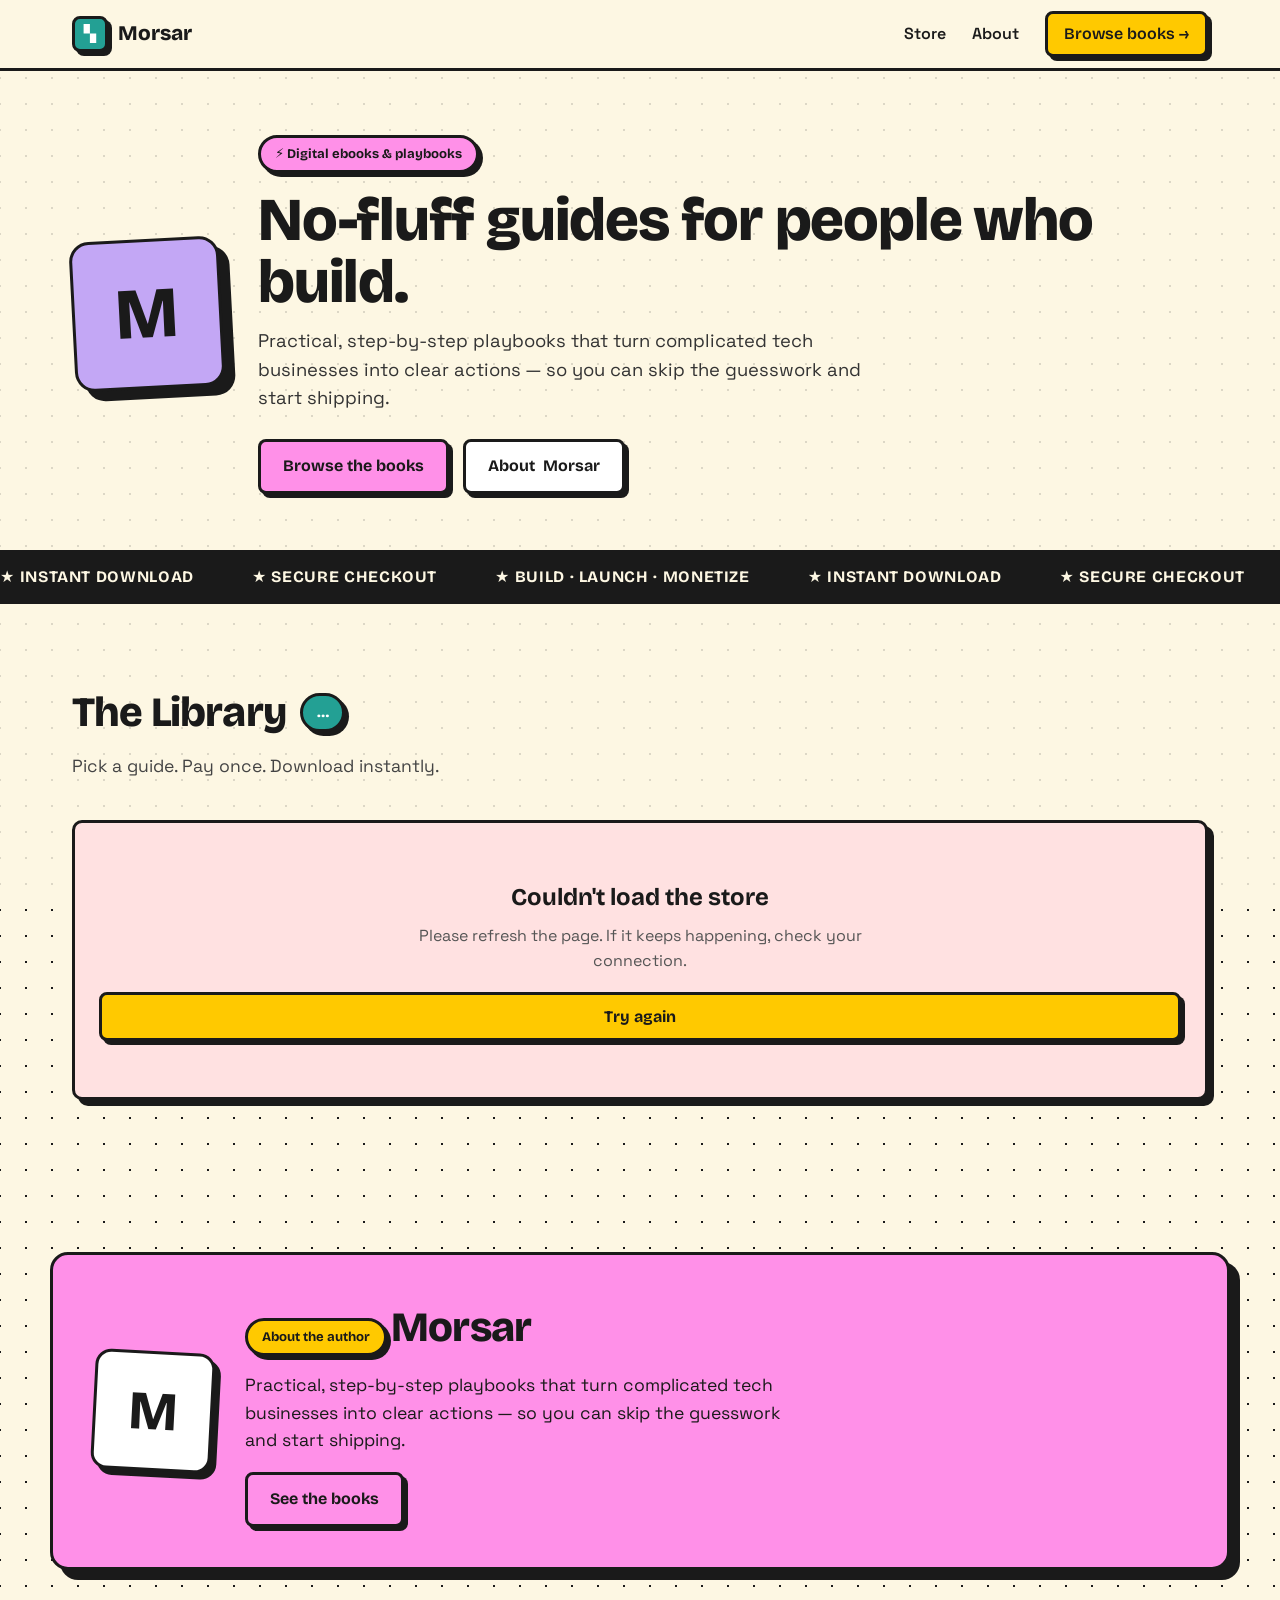
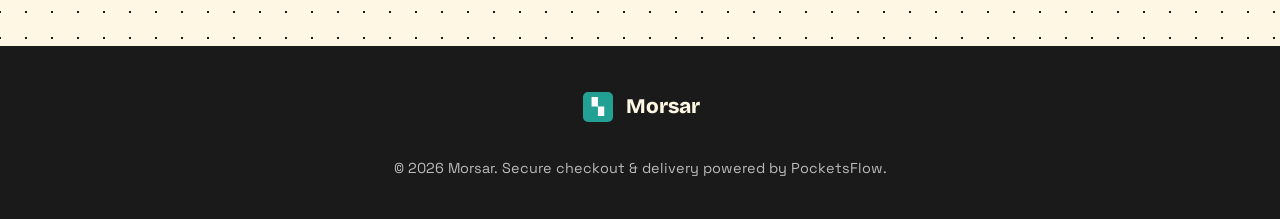
<file: index.html>
<!DOCTYPE html>
<html lang="en">
<head>
  <meta charset="UTF-8" />
  <meta name="viewport" content="width=device-width, initial-scale=1.0" />
  <title>Morsar — No-fluff guides for people who build</title>
  <meta name="description" content="Practical, step-by-step ebooks and playbooks for builders, founders and creators. Buy instantly, download now." />
  <meta property="og:title" content="Morsar — Digital guides for builders" />
  <meta property="og:description" content="No-fluff playbooks that turn complicated tech businesses into clear actions." />
  <meta property="og:type" content="website" />
  <link rel="preconnect" href="https://fonts.googleapis.com" />
  <link rel="preconnect" href="https://fonts.gstatic.com" crossorigin />
  <link href="https://fonts.googleapis.com/css2?family=Bricolage+Grotesque:opsz,wght@12..96,600;12..96,700;12..96,800&family=Space+Grotesk:wght@400;500;600;700&display=swap" rel="stylesheet" />
  <link rel="stylesheet" href="styles.css" />
</head>
<body>

  <!-- ============ HEADER ============ -->
  <header class="site-header">
    <div class="container header-inner">
      <a href="#top" class="logo">
        <span class="logo-mark">▚</span>
        <span data-brand>Morsar</span>
      </a>
      <nav class="nav" data-nav>
        <a href="#store">Store</a>
        <a href="#about">About</a>
        <a href="#store" class="nav-cta">Browse books →</a>
      </nav>
      <button class="nav-toggle" data-nav-toggle aria-label="Menu">
        <span></span><span></span><span></span>
      </button>
    </div>
  </header>

  <span id="top"></span>

  <!-- ============ HERO / PROFILE ============ -->
  <section class="hero">
    <div class="container hero-inner">
      <div class="avatar"><span data-avatar-initial>M</span></div>
      <div class="hero-text">
        <span class="badge badge-pink">⚡ Digital ebooks &amp; playbooks</span>
        <h1 data-headline>No-fluff guides for people who build.</h1>
        <p data-tagline>Practical, step-by-step playbooks that turn complicated tech businesses into clear actions.</p>
        <div class="hero-actions">
          <a href="#store" class="btn btn-primary">Browse the books</a>
          <a href="#about" class="btn btn-outline">About <span data-brand>Morsar</span></a>
        </div>
      </div>
    </div>
    <div class="marquee">
      <div class="marquee-track">
        <span>★ INSTANT DOWNLOAD</span><span>★ SECURE CHECKOUT</span><span>★ BUILD · LAUNCH · MONETIZE</span>
        <span>★ INSTANT DOWNLOAD</span><span>★ SECURE CHECKOUT</span><span>★ BUILD · LAUNCH · MONETIZE</span>
      </div>
    </div>
  </section>

  <!-- ============ STORE / PRODUCT GRID ============ -->
  <section class="section store" id="store">
    <div class="container">
      <div class="store-head">
        <h2 class="section-title">The Library <span class="count-chip" data-count>…</span></h2>
        <p class="section-sub">Pick a guide. Pay once. Download instantly.</p>
      </div>

      <!-- Products are injected here by script.js from your PocketsFlow store -->
      <div class="grid" data-grid>
        <div class="state"><h3>Loading the store…</h3></div>
      </div>
    </div>
  </section>

  <!-- ============ ABOUT ============ -->
  <section class="section about" id="about">
    <div class="container about-card">
      <div class="about-avatar"><span data-avatar-initial>M</span></div>
      <div class="about-text">
        <span class="badge badge-yellow">About the author</span>
        <h2 class="section-title" data-brand>Morsar</h2>
        <p data-tagline>I write practical, no-fluff guides that turn complicated tech businesses into clear, actionable steps.</p>
        <a href="#store" class="btn btn-primary">See the books</a>
      </div>
    </div>
  </section>

  <!-- ============ FOOTER ============ -->
  <footer class="site-footer">
    <div class="container footer-inner">
      <div class="footer-brand">
        <span class="logo-mark">▚</span>
        <span data-brand>Morsar</span>
      </div>
      <nav class="footer-social" data-social></nav>
      <p class="footer-fine">© <span data-year>2026</span> <span data-brand>Morsar</span>. Secure checkout &amp; delivery powered by PocketsFlow.</p>
    </div>
  </footer>

  <script src="script.js"></script>
</body>
</html>
</file>
<file: styles.css>
/* =========================================================
   Morsar — Storefront
   Gumroad / comic style: flat brights, thick black borders,
   hard offset shadows, chunky type.
   ========================================================= */

:root {
  --ink: #1a1a1a;          /* near-black for borders & text */
  --paper: #fdf7e3;        /* warm cream background */
  --card: #ffffff;
  --pink: #ff90e8;         /* Gumroad pink */
  --yellow: #ffc900;
  --cyan: #23a094;
  --blue: #90a8ed;
  --purple: #c3a7f5;

  --border: 3px solid var(--ink);
  --shadow: 6px 6px 0 var(--ink);
  --shadow-sm: 4px 4px 0 var(--ink);
  --shadow-lg: 10px 10px 0 var(--ink);

  --radius: 10px;
  --maxw: 1180px;
  --font: "Space Grotesk", system-ui, -apple-system, sans-serif;
  --display: "Bricolage Grotesque", var(--font);
}

* { margin: 0; padding: 0; box-sizing: border-box; }
html { scroll-behavior: smooth; }

body {
  font-family: var(--font);
  color: var(--ink);
  background-color: var(--paper);
  /* subtle comic dot texture */
  background-image: radial-gradient(var(--ink) 1.1px, transparent 1.1px);
  background-size: 26px 26px;
  background-position: -13px -13px;
  line-height: 1.55;
  -webkit-font-smoothing: antialiased;
}
body::before { /* fade the dots so they're subtle */
  content: ""; position: fixed; inset: 0; z-index: -1;
  background: var(--paper); opacity: 0.86; pointer-events: none;
}

img { max-width: 100%; display: block; }
.container { width: 100%; max-width: var(--maxw); margin: 0 auto; padding: 0 22px; }

/* ---------- Buttons ---------- */
.btn {
  display: inline-flex; align-items: center; justify-content: center; gap: 8px;
  font-family: var(--display); font-weight: 700; font-size: 1rem;
  color: var(--ink); text-decoration: none; cursor: pointer;
  background: var(--card); border: var(--border); border-radius: 8px;
  padding: 12px 22px; box-shadow: var(--shadow-sm);
  transition: transform 0.12s ease, box-shadow 0.12s ease, background 0.12s ease;
}
.btn:hover { transform: translate(-2px, -2px); box-shadow: 6px 6px 0 var(--ink); }
.btn:active { transform: translate(2px, 2px); box-shadow: 2px 2px 0 var(--ink); }
.btn-primary { background: var(--pink); }
.btn-outline { background: var(--card); }
.btn-buy { background: var(--yellow); width: 100%; }

/* ---------- Badges ---------- */
.badge {
  display: inline-block; font-family: var(--display); font-weight: 700;
  font-size: 0.82rem; padding: 6px 14px; border: var(--border);
  border-radius: 999px; box-shadow: var(--shadow-sm); margin-bottom: 16px;
}
.badge-pink { background: var(--pink); }
.badge-yellow { background: var(--yellow); }

/* ---------- Header ---------- */
.site-header {
  position: sticky; top: 0; z-index: 50;
  background: var(--paper); border-bottom: var(--border);
}
.header-inner { display: flex; align-items: center; justify-content: space-between; height: 68px; }
.logo {
  display: flex; align-items: center; gap: 10px; text-decoration: none; color: var(--ink);
  font-family: var(--display); font-weight: 800; font-size: 1.3rem;
}
.logo-mark {
  display: grid; place-items: center; width: 36px; height: 36px;
  background: var(--cyan); color: #fff; border: var(--border); border-radius: 8px;
  box-shadow: var(--shadow-sm); font-size: 1rem;
}
.nav { display: flex; align-items: center; gap: 26px; }
.nav a { color: var(--ink); text-decoration: none; font-weight: 600; }
.nav a:not(.nav-cta):hover { text-decoration: underline; text-decoration-thickness: 3px; }
.nav-cta {
  font-family: var(--display); font-weight: 700; background: var(--yellow);
  border: var(--border); border-radius: 8px; padding: 8px 16px; box-shadow: var(--shadow-sm);
  transition: transform 0.12s, box-shadow 0.12s;
}
.nav-cta:hover { transform: translate(-2px, -2px); box-shadow: 6px 6px 0 var(--ink); }
.nav-toggle { display: none; flex-direction: column; gap: 5px; background: none; border: none; cursor: pointer; padding: 8px; }
.nav-toggle span { width: 24px; height: 3px; background: var(--ink); border-radius: 2px; }

/* ---------- Hero / profile ---------- */
.hero { padding: 64px 0 0; }
.hero-inner { display: flex; gap: 36px; align-items: center; }
.avatar {
  flex-shrink: 0; width: 150px; height: 150px; display: grid; place-items: center;
  background: var(--purple); border: var(--border); border-radius: 20px;
  box-shadow: var(--shadow-lg); font-family: var(--display); font-weight: 800;
  font-size: 4.5rem; transform: rotate(-3deg);
}
.hero-text h1 {
  font-family: var(--display); font-weight: 800; line-height: 1.02;
  font-size: clamp(2.2rem, 5.5vw, 3.8rem); letter-spacing: -0.02em; margin-bottom: 14px;
}
.hero-text p { font-size: 1.15rem; max-width: 620px; color: #333; }
.hero-actions { display: flex; flex-wrap: wrap; gap: 14px; margin-top: 26px; }

/* marquee */
.marquee {
  margin-top: 56px; background: var(--ink); color: var(--paper);
  border-top: var(--border); border-bottom: var(--border); overflow: hidden; padding: 12px 0;
}
.marquee-track {
  display: inline-flex; gap: 48px; white-space: nowrap;
  font-family: var(--display); font-weight: 700; letter-spacing: 0.04em;
  animation: scroll 22s linear infinite;
}
.marquee-track span { padding-right: 10px; }
@keyframes scroll { from { transform: translateX(0); } to { transform: translateX(-50%); } }

/* ---------- Sections ---------- */
.section { padding: 76px 0; }
.section-title {
  font-family: var(--display); font-weight: 800; letter-spacing: -0.02em;
  font-size: clamp(1.8rem, 4vw, 2.6rem); display: inline-flex; align-items: center; gap: 14px; flex-wrap: wrap;
}
.section-sub { font-size: 1.1rem; color: #444; margin-top: 8px; }
.store-head { margin-bottom: 40px; }
.count-chip {
  font-family: var(--display); font-size: 1rem; font-weight: 700;
  background: var(--cyan); color: #fff; border: var(--border); border-radius: 999px;
  padding: 4px 14px; box-shadow: var(--shadow-sm); white-space: nowrap;
}

/* ---------- Product grid ---------- */
.grid {
  display: grid; grid-template-columns: repeat(3, 1fr); gap: 28px;
}
.product-card {
  background: var(--card); border: var(--border); border-radius: var(--radius);
  box-shadow: var(--shadow); overflow: hidden; display: flex; flex-direction: column;
  transition: transform 0.14s ease, box-shadow 0.14s ease;
}
.product-card:hover { transform: translate(-3px, -3px); box-shadow: var(--shadow-lg); }
.card-media { position: relative; display: block; border-bottom: var(--border); background: var(--blue); }
.card-thumb { width: 100%; aspect-ratio: 3 / 4; object-fit: cover; object-position: center top; display: block; }
.card-thumb--empty {
  aspect-ratio: 3 / 4; display: grid; place-items: center; padding: 24px; text-align: center;
  font-family: var(--display); font-weight: 800; font-size: 1.3rem; color: var(--ink);
}
.price-tag {
  position: absolute; top: 12px; right: 12px;
  font-family: var(--display); font-weight: 800; font-size: 1.05rem;
  background: var(--yellow); color: var(--ink);
  border: var(--border); border-radius: 8px; padding: 5px 12px; box-shadow: var(--shadow-sm);
  transform: rotate(3deg);
}
.card-body { padding: 20px; display: flex; flex-direction: column; gap: 10px; flex: 1; }
.card-title { font-family: var(--display); font-weight: 800; font-size: 1.2rem; line-height: 1.2; }
.card-title a { color: var(--ink); text-decoration: none; }
.card-title a:hover { text-decoration: underline; text-decoration-thickness: 3px; }
.card-sub { color: #555; font-size: 0.95rem; flex: 1; }
.card-body .btn-buy { margin-top: 6px; }

/* ---------- States (loading / empty / error) ---------- */
.state {
  grid-column: 1 / -1; text-align: center; padding: 56px 24px;
  background: var(--card); border: var(--border); border-radius: var(--radius); box-shadow: var(--shadow);
}
.state h3 { font-family: var(--display); font-size: 1.5rem; margin-bottom: 8px; }
.state p { color: #555; max-width: 460px; margin: 0 auto 18px; }
.state--error { background: #ffe1e1; }

/* skeleton */
.skel { box-shadow: var(--shadow); }
.skel-box { aspect-ratio: 3 / 4; border-bottom: var(--border); background: #ececec; }
.skel .card-body { gap: 12px; }
.skel-line { height: 16px; background: #ececec; border-radius: 4px; }
.skel-line.short { width: 55%; }
.skel-box, .skel-line { animation: pulse 1.2s ease-in-out infinite; }
@keyframes pulse { 0%,100% { opacity: 1; } 50% { opacity: 0.55; } }

/* ---------- About ---------- */
.about-card {
  display: flex; gap: 32px; align-items: center;
  background: var(--pink); border: var(--border); border-radius: 18px;
  box-shadow: var(--shadow-lg); padding: 40px;
}
.about-avatar {
  flex-shrink: 0; width: 120px; height: 120px; display: grid; place-items: center;
  background: var(--card); border: var(--border); border-radius: 16px; box-shadow: var(--shadow);
  font-family: var(--display); font-weight: 800; font-size: 3.4rem; transform: rotate(3deg);
}
.about-text p { font-size: 1.1rem; max-width: 560px; margin-bottom: 18px; }

/* ---------- Footer ---------- */
.site-footer { border-top: var(--border); background: var(--ink); color: var(--paper); padding: 40px 0; }
.footer-inner { display: flex; flex-direction: column; align-items: center; gap: 16px; text-align: center; }
.footer-brand { display: flex; align-items: center; gap: 10px; font-family: var(--display); font-weight: 800; font-size: 1.3rem; }
.footer-brand .logo-mark { box-shadow: none; }
.footer-social { display: flex; gap: 20px; flex-wrap: wrap; justify-content: center; }
.footer-social a { color: var(--paper); font-weight: 600; }
.footer-fine { color: #bbb; font-size: 0.9rem; max-width: 540px; }

/* ---------- Responsive ---------- */
@media (max-width: 900px) {
  .grid { grid-template-columns: repeat(2, 1fr); gap: 22px; }
  .hero-inner { gap: 26px; }
  .avatar { width: 110px; height: 110px; font-size: 3.2rem; }
}
@media (max-width: 640px) {
  .nav {
    position: fixed; top: 68px; left: 0; right: 0; flex-direction: column; align-items: stretch; gap: 4px;
    background: var(--paper); border-bottom: var(--border); padding: 14px 22px;
    transform: translateY(-150%); transition: transform 0.25s ease;
  }
  .nav.open { transform: translateY(0); }
  .nav a { padding: 12px 0; }
  .nav-toggle { display: flex; }
  .hero { padding-top: 44px; }
  .hero-inner { flex-direction: column; text-align: center; align-items: center; }
  .grid { grid-template-columns: 1fr; }
  .about-card { flex-direction: column; text-align: center; padding: 30px 22px; }
  .section { padding: 56px 0; }
}
</file>
